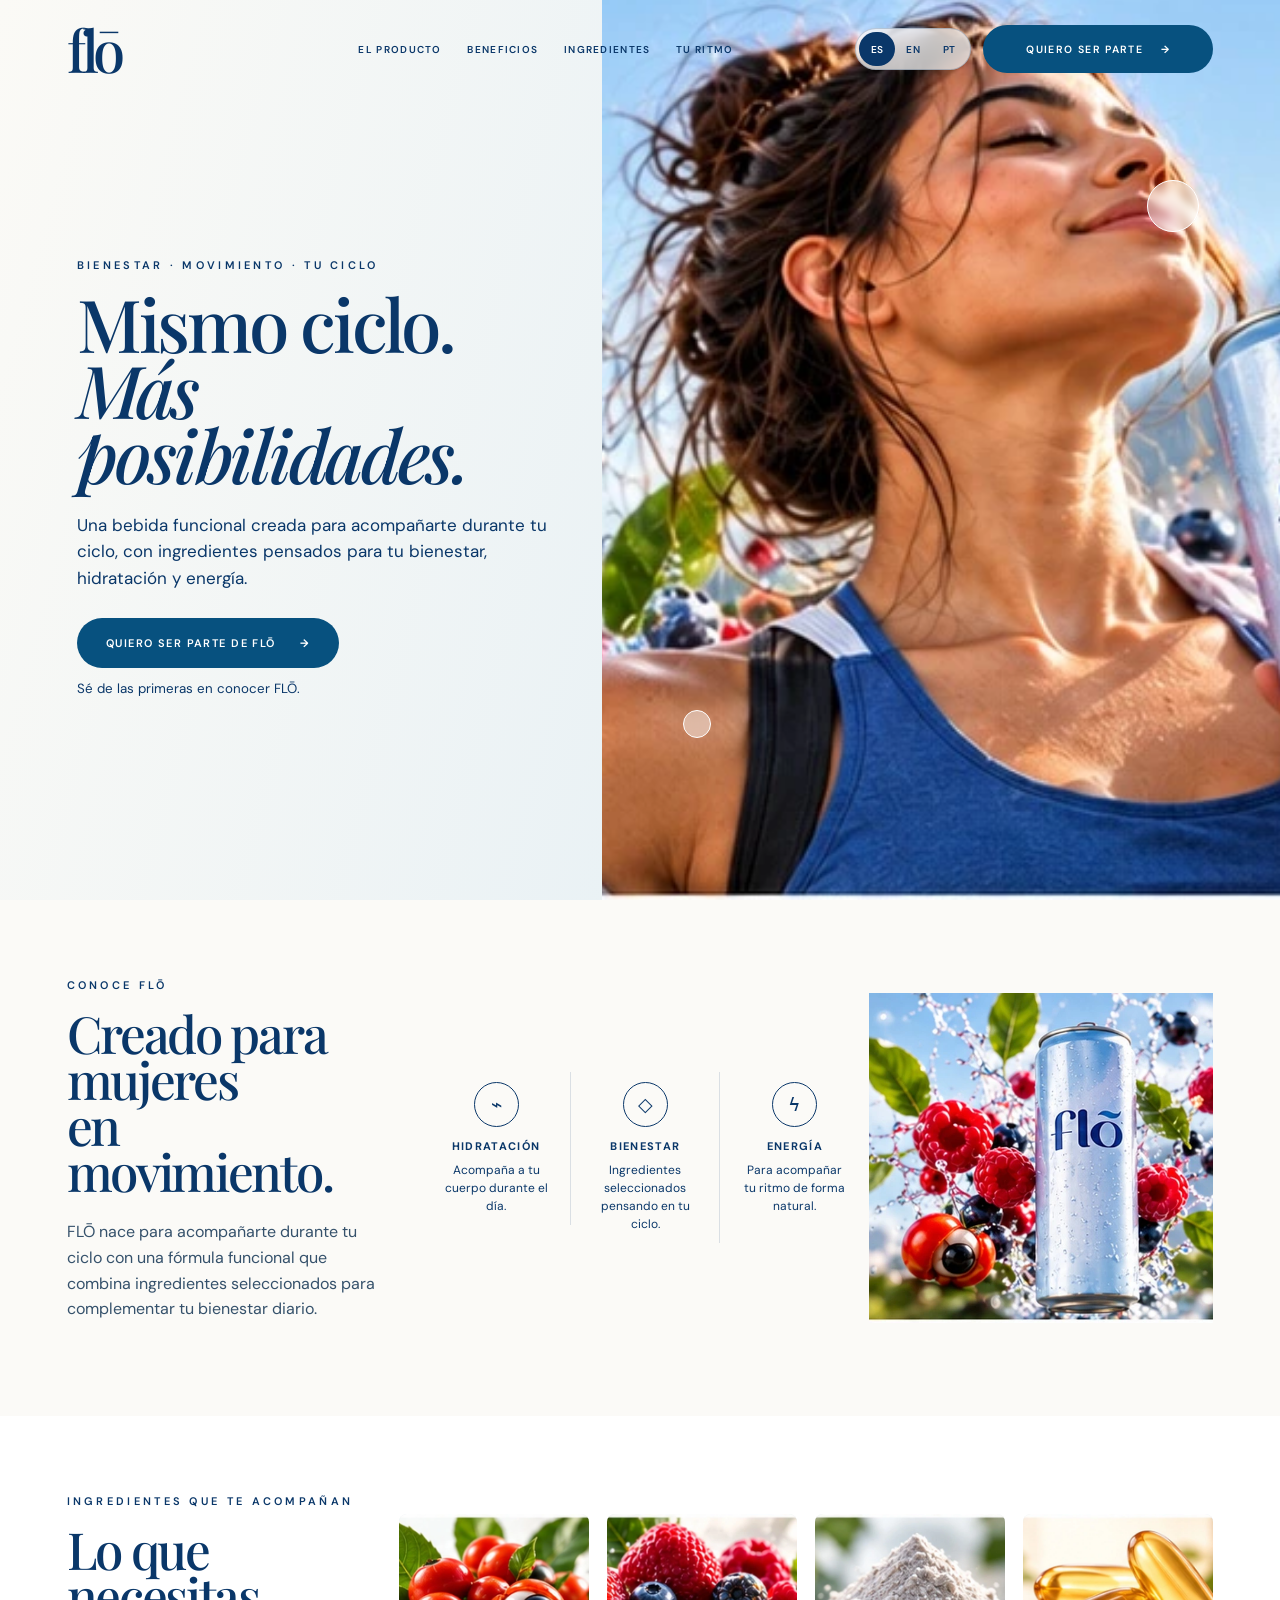
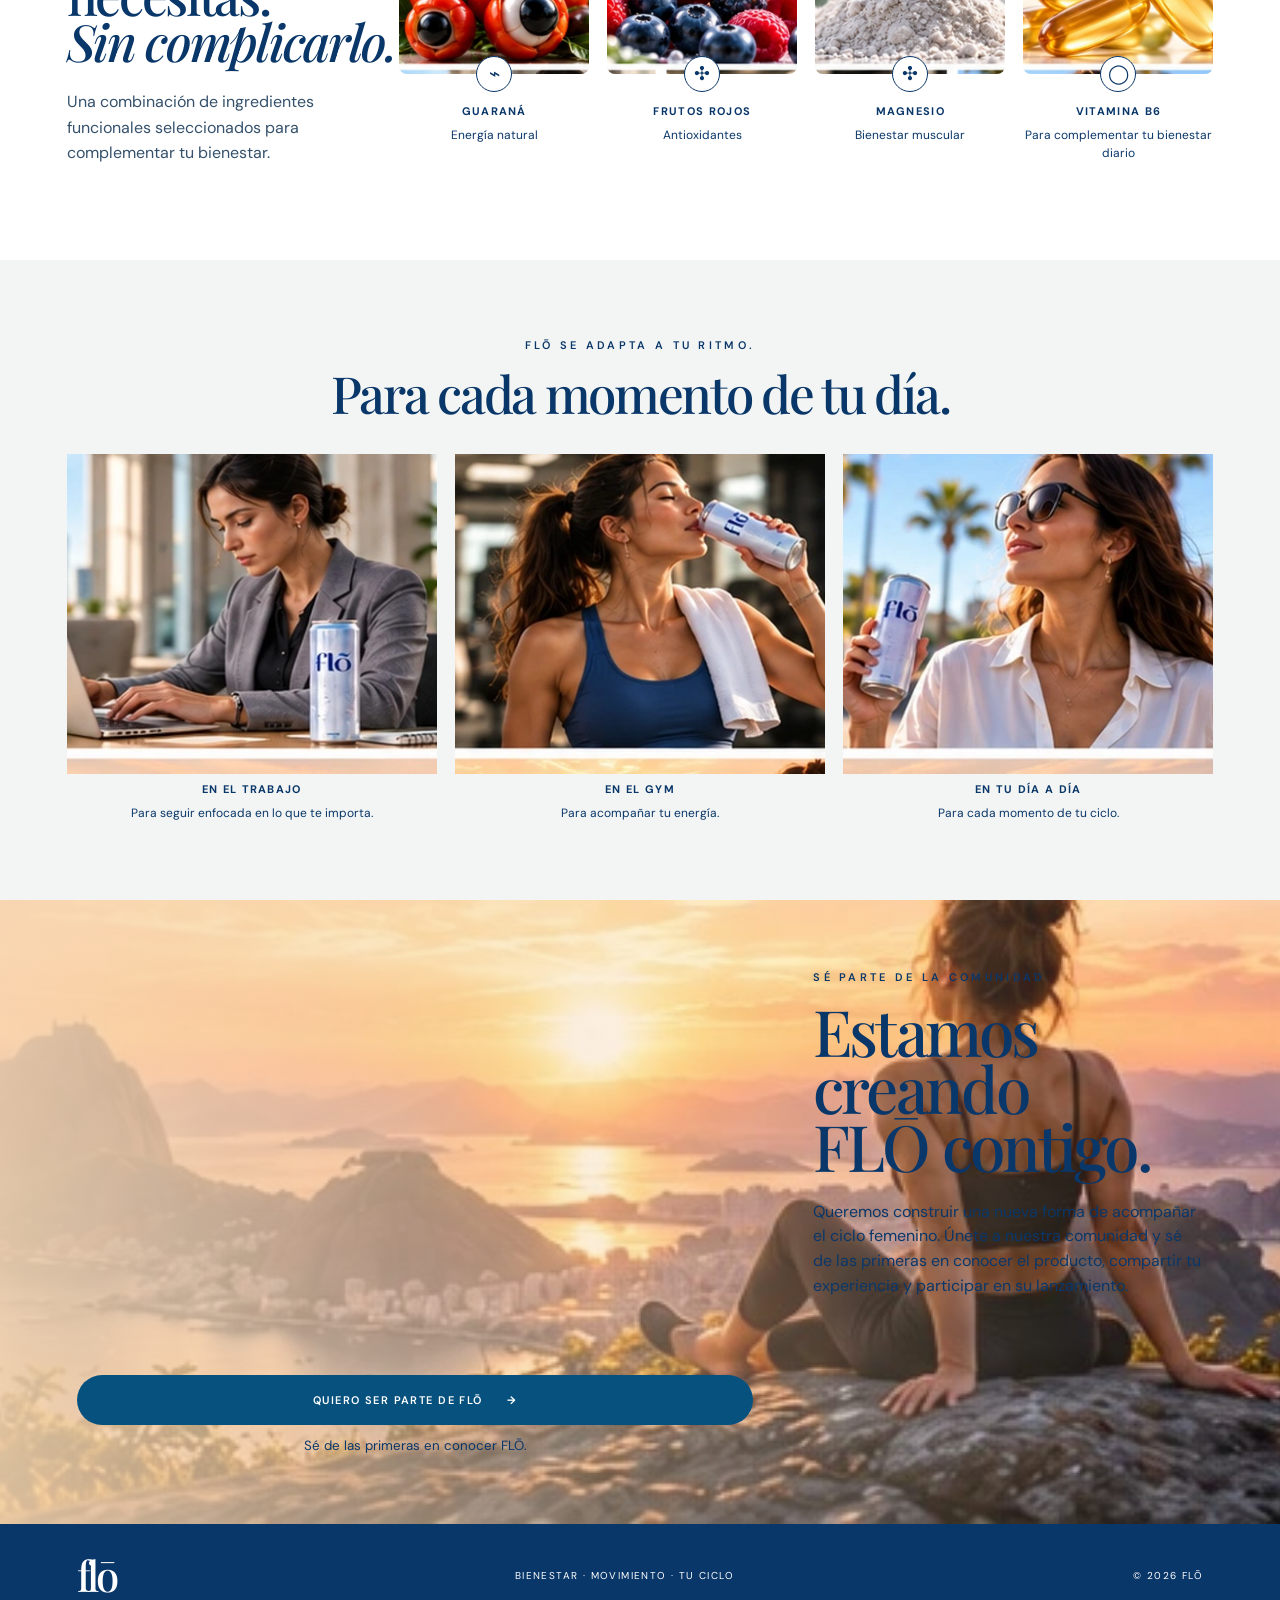
<file: index.html>
<!doctype html>
<html lang="es">
<head>
<meta charset="utf-8"><meta name="viewport" content="width=device-width,initial-scale=1,viewport-fit=cover">
<meta name="description" content="FLŌ — bienestar, hidratación y energía para acompañar tu ritmo.">
<meta name="theme-color" content="#f8f8f5"><title>FLŌ — Mismo ciclo. Más posibilidades.</title>
<link rel="preconnect" href="https://fonts.googleapis.com"><link rel="preconnect" href="https://fonts.gstatic.com" crossorigin>
<link href="https://fonts.googleapis.com/css2?family=DM+Sans:wght@400;500;600&family=Playfair+Display:ital,wght@0,500;1,500&display=swap" rel="stylesheet">
<link rel="stylesheet" href="assets/styles.css">
</head><body>
<header class="nav reveal">
<a class="logo logo-animate" href="#inicio" aria-label="FLŌ">flō</a>
<nav><a href="#producto" data-i18n="nav_product">El producto</a><a href="#beneficios" data-i18n="nav_benefits">Beneficios</a><a href="#ingredientes" data-i18n="nav_ingredients">Ingredientes</a><a href="#ritmo" data-i18n="nav_rhythm">Tu ritmo</a></nav>
<div class="nav-actions">
<div class="language" aria-label="Language"><button type="button" data-lang="es" class="active">ES</button><button type="button" data-lang="en">EN</button><button type="button" data-lang="pt">PT</button></div>
<a class="pill js-waitlist" href="#" target="_blank" rel="noopener"><span data-i18n="cta_short">Quiero ser parte</span> <b>→</b></a>
</div></header>

<main>
<section class="hero" id="inicio">
<div class="hero-copy reveal"><p class="eyebrow" data-i18n="eyebrow">Bienestar · Movimiento · Tu ciclo</p><h1><span data-i18n="hero_1">Mismo ciclo.</span><em data-i18n="hero_2">Más posibilidades.</em></h1><p class="lead" data-i18n="hero_body">Una bebida funcional creada para acompañarte durante tu ciclo, con ingredientes pensados para tu bienestar, hidratación y energía.</p><a class="cta js-waitlist" href="#" target="_blank" rel="noopener"><span data-i18n="cta_full">Quiero ser parte de FLŌ</span> <b>→</b></a><small data-i18n="cta_micro">Sé de las primeras en conocer FLŌ.</small></div>
<div class="hero-media image-intro parallax" data-depth=".018"><picture><source srcset="assets/images/01-hero-main.webp" type="image/webp"><img src="assets/images/01-hero-main.jpg" alt="Mujer activa con FLŌ en un entorno natural." fetchpriority="high"></picture><span class="float-dot d1"></span><span class="float-dot d2"></span></div>
</section>

<section class="product section" id="producto">
<div class="copy reveal"><p class="eyebrow" data-i18n="meet">Conoce FLŌ</p><h2 data-i18n="product_title">Creado para mujeres<br>en movimiento.</h2><p data-i18n="product_body">FLŌ nace para acompañarte durante tu ciclo con una fórmula funcional que combina ingredientes seleccionados para complementar tu bienestar diario.</p></div>
<div class="benefit-grid reveal" id="beneficios">
<article><span class="round-icon">⌁</span><h3 data-i18n="hydration">Hidratación</h3><p data-i18n="hydration_body">Acompaña a tu cuerpo durante el día.</p></article>
<article><span class="round-icon">◇</span><h3 data-i18n="wellbeing">Bienestar</h3><p data-i18n="wellbeing_body">Ingredientes seleccionados pensando en tu ciclo.</p></article>
<article><span class="round-icon">ϟ</span><h3 data-i18n="energy">Energía</h3><p data-i18n="energy_body">Para acompañar tu ritmo de forma natural.</p></article>
</div>
<div class="product-image image-intro"><picture><source srcset="assets/images/02-hero-product.webp" type="image/webp"><img src="assets/images/02-hero-product.jpg" alt="FLŌ rodeado de agua y frutos rojos." loading="lazy"></picture></div>
</section>

<section class="ingredients section" id="ingredientes">
<div class="copy reveal"><p class="eyebrow" data-i18n="ingredients_eyebrow">Ingredientes que te acompañan</p><h2 data-i18n="ingredients_title">Lo que necesitas.<br><em>Sin complicarlo.</em></h2><p data-i18n="ingredients_body">Una combinación de ingredientes funcionales seleccionados para complementar tu bienestar.</p></div>
<div class="ingredient-grid">
<article class="reveal"><div class="ingredient-img"><picture><source srcset="assets/images/03-ingredients-guarana.webp" type="image/webp"><img src="assets/images/03-ingredients-guarana.jpg" alt="Guaraná" loading="lazy"></picture></div><span class="round-icon">⌁</span><h3 data-i18n="guarana">Guaraná</h3><p data-i18n="guarana_body">Energía natural</p></article>
<article class="reveal"><div class="ingredient-img"><picture><source srcset="assets/images/04-ingredients-frutos-rojos.webp" type="image/webp"><img src="assets/images/04-ingredients-frutos-rojos.jpg" alt="Frutos rojos" loading="lazy"></picture></div><span class="round-icon">✣</span><h3 data-i18n="berries">Frutos rojos</h3><p data-i18n="berries_body">Antioxidantes</p></article>
<article class="reveal"><div class="ingredient-img"><picture><source srcset="assets/images/05-ingredients-magnesio.webp" type="image/webp"><img src="assets/images/05-ingredients-magnesio.jpg" alt="Magnesio" loading="lazy"></picture></div><span class="round-icon">✣</span><h3 data-i18n="magnesium">Magnesio</h3><p data-i18n="magnesium_body">Bienestar muscular</p></article>
<article class="reveal"><div class="ingredient-img"><picture><source srcset="assets/images/06-ingredients-vitamina-b6.webp" type="image/webp"><img src="assets/images/06-ingredients-vitamina-b6.jpg" alt="Vitamina B6" loading="lazy"></picture></div><span class="round-icon">◯</span><h3 data-i18n="b6">Vitamina B6</h3><p data-i18n="b6_body">Para complementar tu bienestar diario</p></article>
</div></section>

<section class="rhythm section" id="ritmo"><div class="center reveal"><p class="eyebrow" data-i18n="rhythm_eyebrow">FLŌ se adapta a tu ritmo.</p><h2 data-i18n="rhythm_title">Para cada momento de tu día.</h2></div>
<div class="lifestyle-grid">
<article class="reveal"><div class="usage-img"><picture><source srcset="assets/images/07-usage-work.webp" type="image/webp"><img src="assets/images/07-usage-work.jpg" alt="Mujer trabajando" loading="lazy"></picture></div><h3 data-i18n="work">En el trabajo</h3><p data-i18n="work_body">Para seguir enfocada en lo que te importa.</p></article>
<article class="reveal"><div class="usage-img"><picture><source srcset="assets/images/08-usage-gym.webp" type="image/webp"><img src="assets/images/08-usage-gym.jpg" alt="Mujer durante su entrenamiento" loading="lazy"></picture></div><h3 data-i18n="gym">En el gym</h3><p data-i18n="gym_body">Para acompañar tu energía.</p></article>
<article class="reveal"><div class="usage-img"><picture><source srcset="assets/images/09-usage-day.webp" type="image/webp"><img src="assets/images/09-usage-day.jpg" alt="Mujer disfrutando de su día" loading="lazy"></picture></div><h3 data-i18n="daily">En tu día a día</h3><p data-i18n="daily_body">Para cada momento de tu ciclo.</p></article>
</div></section>

<section class="community">
<picture><source srcset="assets/images/10-community-sunset.webp" type="image/webp"><img class="community-bg" src="assets/images/10-community-sunset.jpg" alt="Paisaje al atardecer" loading="lazy"></picture>
<div class="community-copy reveal"><p class="eyebrow" data-i18n="community_eyebrow">Sé parte de la comunidad</p><h2 data-i18n="community_title">Estamos creando<br>FLŌ contigo.</h2><p data-i18n="community_body">Queremos construir una nueva forma de acompañar el ciclo femenino. Únete a nuestra comunidad y sé de las primeras en conocer el producto, compartir tu experiencia y participar en su lanzamiento.</p></div>
<div class="community-action reveal"><a class="cta js-waitlist" href="#" target="_blank" rel="noopener"><span data-i18n="cta_full">Quiero ser parte de FLŌ</span> <b>→</b></a><small data-i18n="cta_micro">Sé de las primeras en conocer FLŌ.</small></div>
</section></main>
<footer><a class="logo" href="#inicio">flō</a><p data-i18n="eyebrow">Bienestar · Movimiento · Tu ciclo</p><p>© 2026 FLŌ</p></footer>
<script src="assets/main.js"></script></body></html>
</file>
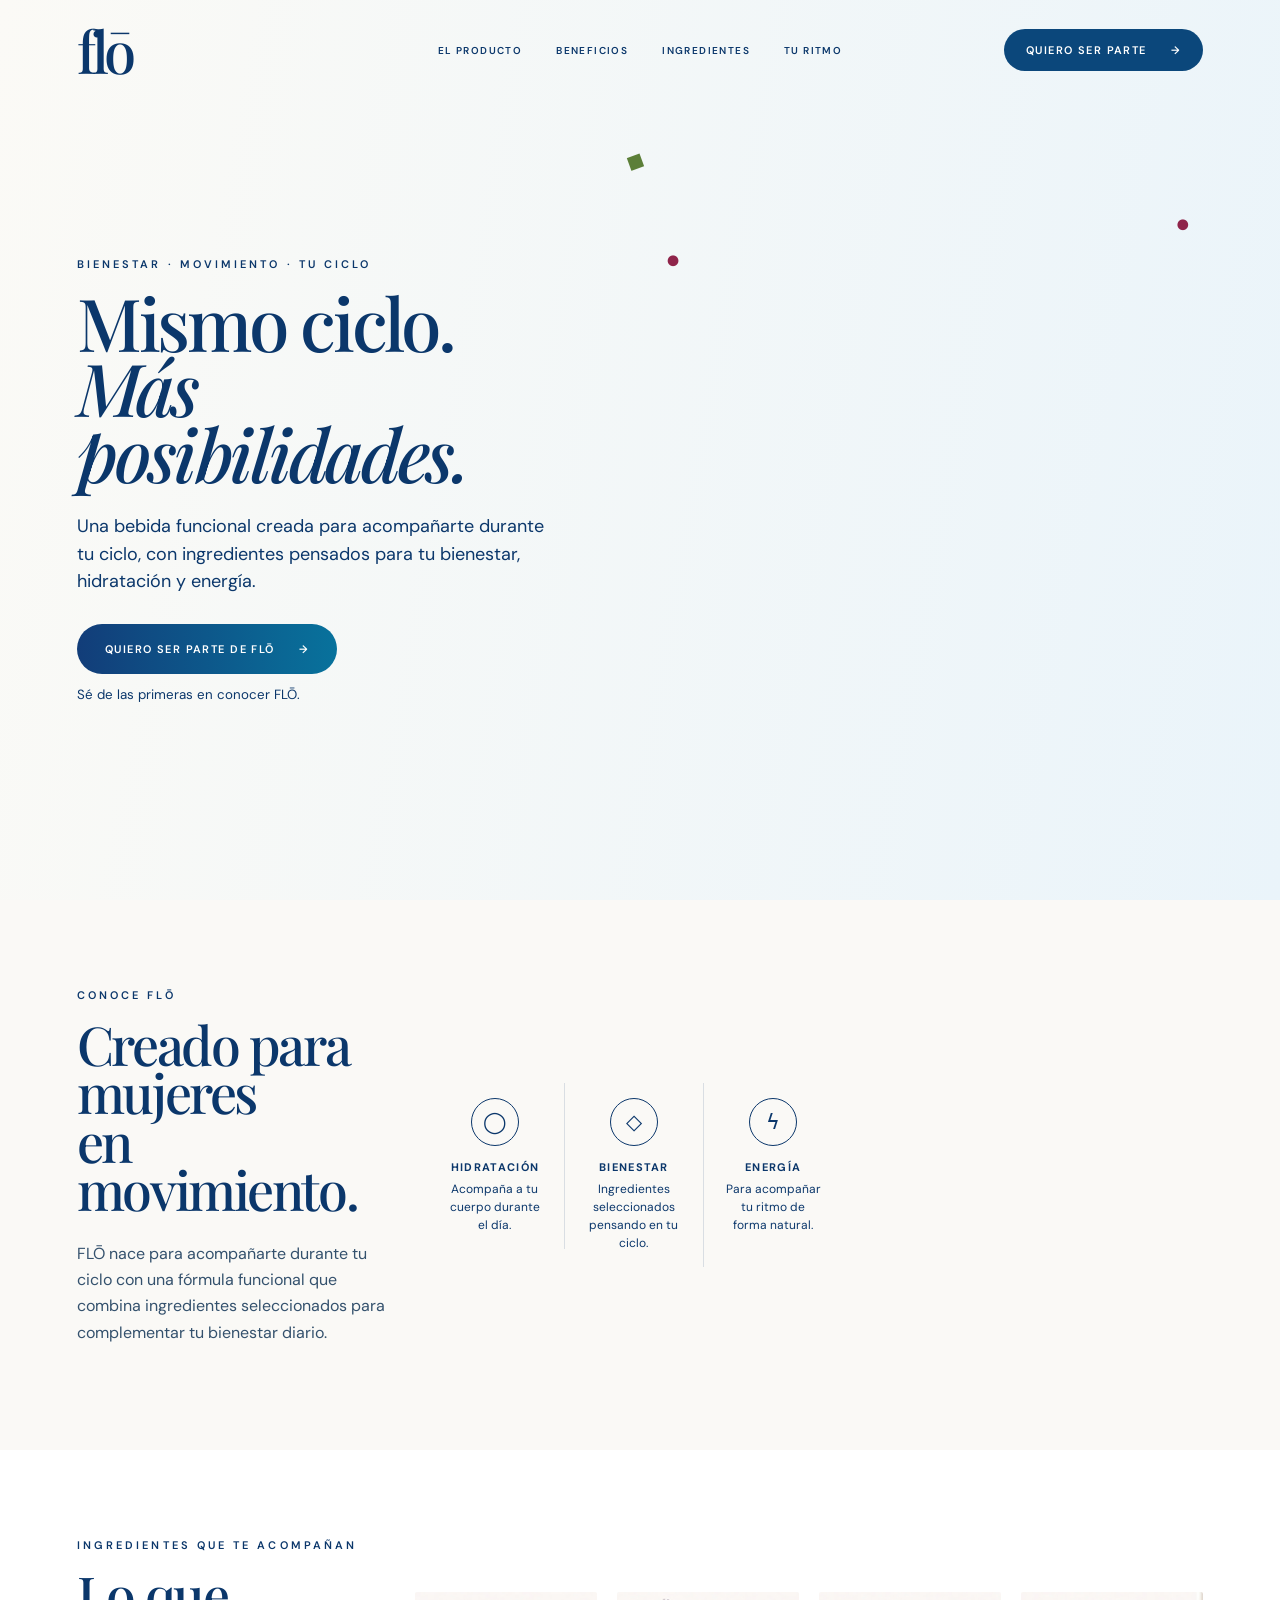
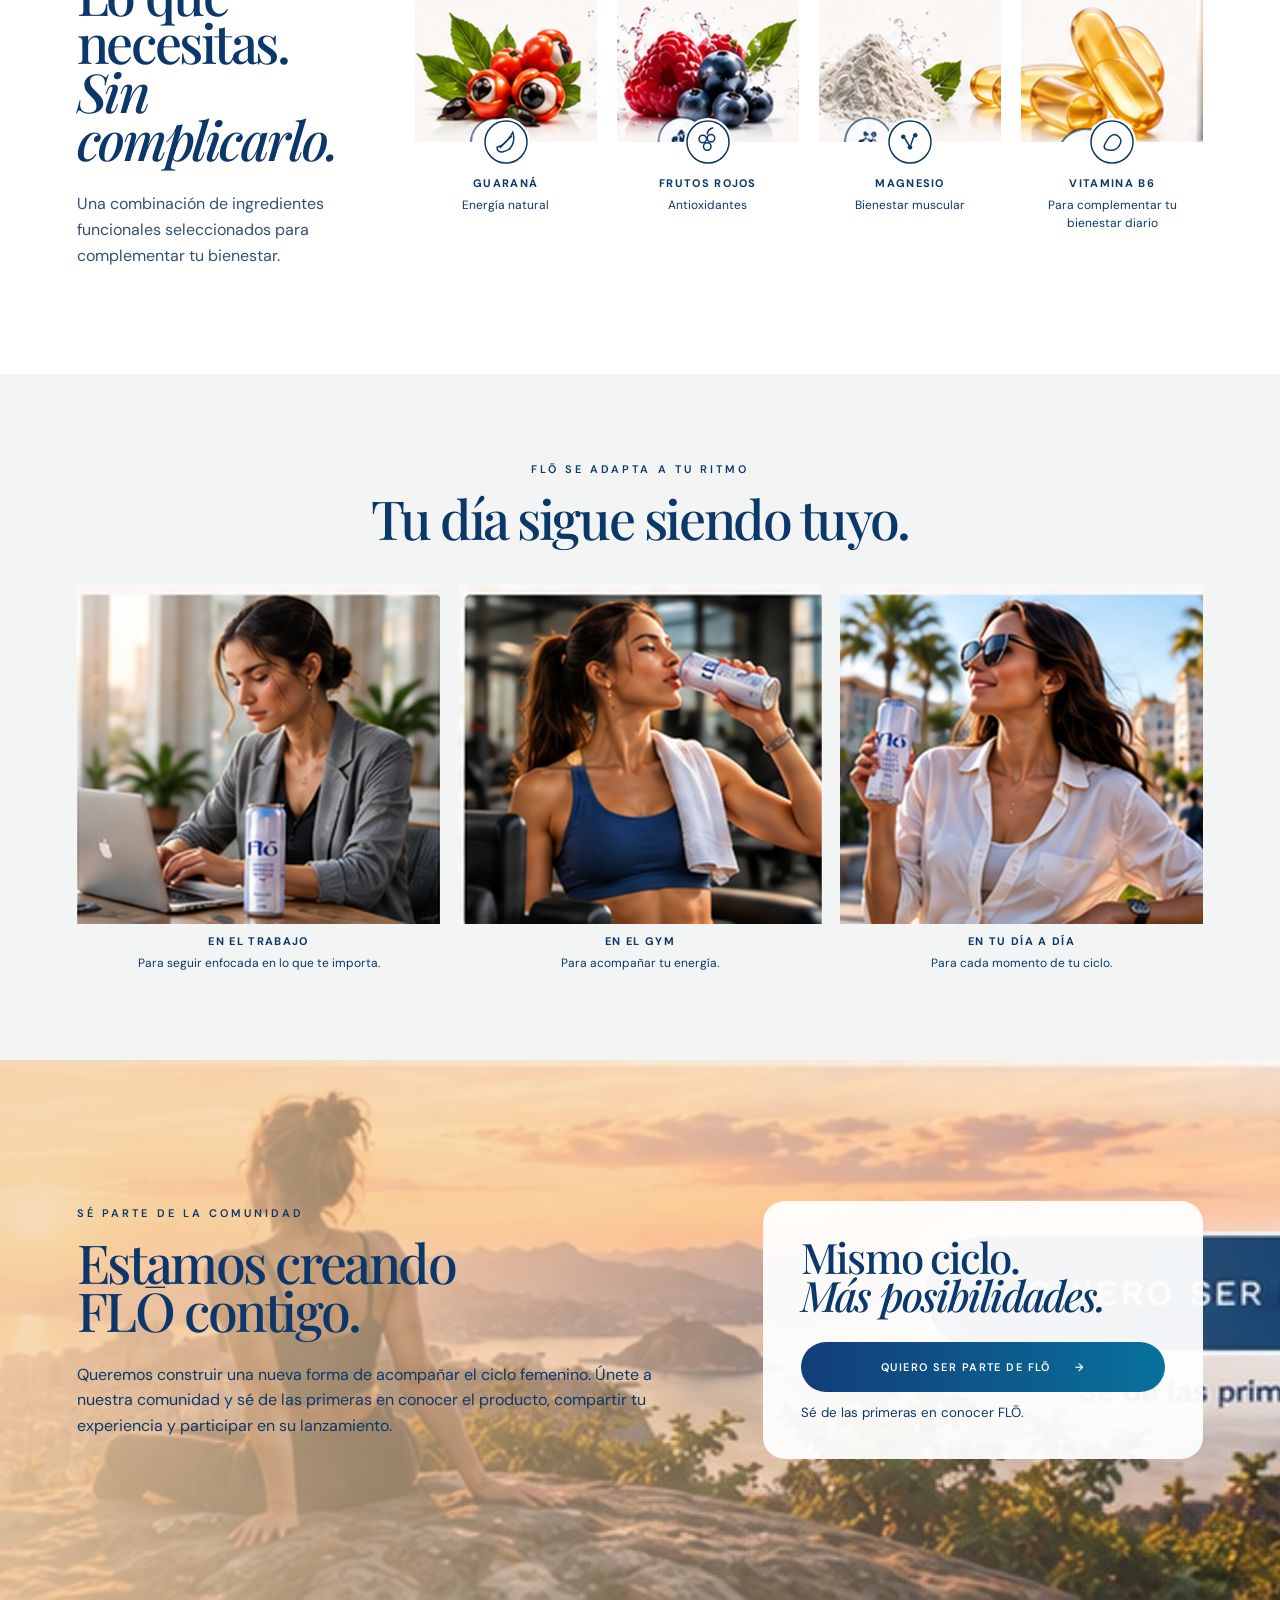
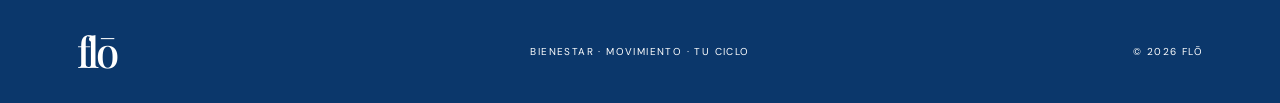
<file: flo-landing-v4-final-github/index.html>
<!doctype html>
<html lang="es">
<head>
<meta charset="utf-8"><meta name="viewport" content="width=device-width,initial-scale=1">
<meta name="description" content="FLŌ — una bebida funcional creada para acompañarte durante tu ciclo.">
<meta name="theme-color" content="#f8f7f3"><title>FLŌ — Mismo ciclo. Más posibilidades.</title>
<link rel="preconnect" href="https://fonts.googleapis.com"><link rel="preconnect" href="https://fonts.gstatic.com" crossorigin>
<link href="https://fonts.googleapis.com/css2?family=DM+Sans:wght@400;500;600&family=Playfair+Display:ital,wght@0,500;1,500&display=swap" rel="stylesheet">
<link rel="stylesheet" href="assets/styles.css">
</head>
<body>
<header class="nav">
<a class="logo reveal-logo" href="#inicio" aria-label="FLŌ inicio">flō</a>
<nav><a href="#producto">El producto</a><a href="#beneficios">Beneficios</a><a href="#ingredientes">Ingredientes</a><a href="#ritmo">Tu ritmo</a></nav>
<a class="pill js-waitlist" href="#" target="_blank" rel="noopener">Quiero ser parte <span>→</span></a>
</header>
<main>
<section class="hero" id="inicio">
<div class="hero-copy reveal">
<p class="eyebrow">Bienestar · Movimiento · Tu ciclo</p>
<h1>Mismo ciclo.<em>Más posibilidades.</em></h1>
<p class="lead">Una bebida funcional creada para acompañarte durante tu ciclo, con ingredientes pensados para tu bienestar, hidratación y energía.</p>
<a class="cta js-waitlist" href="#" target="_blank" rel="noopener">Quiero ser parte de FLŌ <span>→</span></a>
<small>Sé de las primeras en conocer FLŌ.</small>
</div>
<div class="hero-media image-reveal parallax" data-depth=".014"><img src="assets/images/hero-lifestyle-hd.jpg" alt="Mujer activa sosteniendo una lata FLŌ." fetchpriority="high"></div>
<div class="float f1">●</div><div class="float f2">●</div><div class="float leaf">◆</div>
</section>

<section class="product section" id="producto">
<div class="copy reveal"><p class="eyebrow">Conoce FLŌ</p><h2>Creado para mujeres<br>en movimiento.</h2><p>FLŌ nace para acompañarte durante tu ciclo con una fórmula funcional que combina ingredientes seleccionados para complementar tu bienestar diario.</p></div>
<div class="benefit-grid" id="beneficios">
<article class="reveal"><span>◯</span><h3>Hidratación</h3><p>Acompaña a tu cuerpo durante el día.</p></article>
<article class="reveal"><span>◇</span><h3>Bienestar</h3><p>Ingredientes seleccionados pensando en tu ciclo.</p></article>
<article class="reveal"><span>ϟ</span><h3>Energía</h3><p>Para acompañar tu ritmo de forma natural.</p></article>
</div>
<div class="product-photo image-reveal"><img src="assets/images/product-detail-hd.jpg" alt="Detalle de la lata FLŌ con frutos rojos."></div>
</section>

<section class="ingredients section" id="ingredientes">
<div class="copy reveal"><p class="eyebrow">Ingredientes que te acompañan</p><h2>Lo que necesitas.<br><em>Sin complicarlo.</em></h2><p>Una combinación de ingredientes funcionales seleccionados para complementar tu bienestar.</p></div>
<div class="ingredient-grid">
<article class="reveal"><div class="ingredient-img"><img src="assets/images/ingredient-guarana.jpg" alt="Guaraná"></div><img class="ingredient-icon" src="assets/images/icon-guarana.svg" alt=""><h3>Guaraná</h3><p>Energía natural</p></article>
<article class="reveal"><div class="ingredient-img"><img src="assets/images/ingredient-berries.jpg" alt="Frutos rojos"></div><img class="ingredient-icon" src="assets/images/icon-berries.svg" alt=""><h3>Frutos rojos</h3><p>Antioxidantes</p></article>
<article class="reveal"><div class="ingredient-img"><img src="assets/images/ingredient-magnesium.jpg" alt="Magnesio"></div><img class="ingredient-icon" src="assets/images/icon-magnesium.svg" alt=""><h3>Magnesio</h3><p>Bienestar muscular</p></article>
<article class="reveal"><div class="ingredient-img"><img src="assets/images/ingredient-b6.jpg" alt="Vitamina B6"></div><img class="ingredient-icon" src="assets/images/icon-b6.svg" alt=""><h3>Vitamina B6</h3><p>Para complementar tu bienestar diario</p></article>
</div>
</section>

<section class="rhythm section" id="ritmo">
<div class="section-heading reveal"><p class="eyebrow">FLŌ se adapta a tu ritmo</p><h2>Tu día sigue siendo tuyo.</h2></div>
<div class="lifestyle-grid">
<article class="reveal"><div class="image-reveal"><img src="assets/images/lifestyle-work-hd.jpg" alt="Mujer durante su jornada de trabajo."></div><h3>En el trabajo</h3><p>Para seguir enfocada en lo que te importa.</p></article>
<article class="reveal"><div class="image-reveal"><img src="assets/images/lifestyle-gym-hd.jpg" alt="Mujer activa durante su entrenamiento."></div><h3>En el gym</h3><p>Para acompañar tu energía.</p></article>
<article class="reveal"><div class="image-reveal"><img src="assets/images/lifestyle-day-hd.jpg" alt="Mujer disfrutando de su día."></div><h3>En tu día a día</h3><p>Para cada momento de tu ciclo.</p></article>
</div>
</section>

<section class="community">
<img class="community-bg" src="assets/images/community-sunset-hd.jpg" alt="Vista cálida al atardecer.">
<div class="community-copy reveal"><p class="eyebrow">Sé parte de la comunidad</p><h2>Estamos creando<br>FLŌ contigo.</h2><p>Queremos construir una nueva forma de acompañar el ciclo femenino. Únete a nuestra comunidad y sé de las primeras en conocer el producto, compartir tu experiencia y participar en su lanzamiento.</p></div>
<div class="join-card reveal"><h2>Mismo ciclo.<em>Más posibilidades.</em></h2><a class="cta js-waitlist" href="#" target="_blank" rel="noopener">Quiero ser parte de FLŌ <span>→</span></a><small>Sé de las primeras en conocer FLŌ.</small></div>
</section>
</main>
<footer><a class="logo" href="#inicio">flō</a><p>Bienestar · Movimiento · Tu ciclo</p><p>© 2026 FLŌ</p></footer>
<script src="assets/main.js"></script>
</body></html>
</file>
<file: assets/styles.css>
*{box-sizing:border-box}html{scroll-behavior:smooth}body{margin:0;background:#f8f8f5;color:#0a3769;font-family:"DM Sans",sans-serif}a{text-decoration:none;color:inherit}img{display:block;width:100%;height:100%;object-fit:cover}.nav{position:absolute;z-index:20;inset:0 0 auto;display:grid;grid-template-columns:180px 1fr 220px;align-items:center;padding:25px 5.2vw}.logo{font:500 58px/.7 "Playfair Display",serif;letter-spacing:-.08em}.nav nav{display:flex;justify-content:center;gap:34px;text-transform:uppercase;letter-spacing:.13em;font-size:10px;font-weight:600}.pill,.cta{display:inline-flex;align-items:center;justify-content:center;gap:24px;border-radius:999px;text-transform:uppercase;letter-spacing:.13em;font-size:11px;font-weight:600;background:#07517f;color:#fff;transition:.25s}.pill{padding:14px 21px}.cta{padding:18px 29px}.pill:hover,.cta:hover{transform:translateY(-3px);box-shadow:0 14px 30px #123d7925}.hero{min-height:720px;height:100svh;display:grid;grid-template-columns:47% 53%;overflow:hidden;background:linear-gradient(105deg,#fbfaf6,#dcebf4)}.hero-copy{z-index:3;align-self:center;padding:115px 4vw 60px 6vw}.eyebrow{text-transform:uppercase;letter-spacing:.3em;font-size:11px;font-weight:600;margin:0 0 18px}.hero h1,.section h2,.community h2{font:500 clamp(54px,5.7vw,94px)/.9 "Playfair Display",serif;letter-spacing:-.045em;margin:0 0 25px}.hero h1 em{display:block}.lead{max-width:540px;font-size:17px;line-height:1.55;margin:0 0 27px}.hero small,.community-action small{display:block;margin-top:12px}.hero-media{position:relative;height:100%;overflow:hidden}.hero-media img{object-position:center}.float-dot{position:absolute;border-radius:50%;background:#ffffff70;border:1px solid #fff;backdrop-filter:blur(5px);animation:float 4s ease-in-out infinite}.d1{width:52px;height:52px;right:12%;top:20%}.d2{width:28px;height:28px;left:12%;bottom:18%;animation-delay:1s}.section{padding:78px 5.2vw}.product{display:grid;grid-template-columns:31% 39% 30%;align-items:center;background:#fbfaf7}.product .copy{padding-right:35px}.product h2,.ingredients h2,.rhythm h2{font-size:clamp(40px,4vw,65px)}.copy>p:last-child{line-height:1.6;color:#35516b}.benefit-grid{display:grid;grid-template-columns:repeat(3,1fr);align-items:start}.benefit-grid article{text-align:center;padding:10px 20px;border-right:1px solid #0b376b22}.benefit-grid article:last-child{border:0}.round-icon{display:grid;place-items:center;margin:0 auto 12px;width:45px;height:45px;border:1px solid;border-radius:50%;font-size:19px}.benefit-grid h3,.ingredient-grid h3,.lifestyle-grid h3{text-transform:uppercase;letter-spacing:.12em;font-size:11px;margin:8px 0}.benefit-grid p,.ingredient-grid p,.lifestyle-grid p{font-size:12px;line-height:1.5;margin:0}.product-image{height:315px;overflow:hidden}.ingredients{display:grid;grid-template-columns:29% 71%;align-items:center;background:#fff}.ingredient-grid{display:grid;grid-template-columns:repeat(4,1fr);gap:18px;text-align:center}.ingredient-img{height:145px;overflow:hidden;border-radius:8px;background:#faf9f6}.ingredient-img img{transition:transform .7s}.ingredient-grid article:hover img{transform:scale(1.06)}.ingredient-grid .round-icon{width:36px;height:36px;margin-top:-18px;position:relative;background:white}.rhythm{background:#f3f5f4}.center{text-align:center;max-width:760px;margin:0 auto 38px}.lifestyle-grid{display:grid;grid-template-columns:repeat(3,1fr);gap:18px;text-align:center}.usage-img{height:300px;overflow:hidden}.usage-img img{transition:transform .8s}.lifestyle-grid article:hover img{transform:scale(1.035)}.community{min-height:510px;position:relative;overflow:hidden;display:grid;grid-template-columns:1fr 390px;align-items:center;gap:60px;padding:70px 6vw}.community-bg{position:absolute;inset:0;z-index:0}.community:after{content:"";position:absolute;inset:0;background:linear-gradient(90deg,#f8d9b5db,#f8d9b555 55%,transparent)}.community-copy,.community-action{position:relative;z-index:2}.community-copy{max-width:650px}.community-copy h2{font-size:clamp(48px,5vw,72px)}.community-copy>p:last-child{max-width:620px;line-height:1.55}.community-action{text-align:center}.community-action .cta{width:100%}footer{display:flex;align-items:center;justify-content:space-between;padding:35px 6vw;background:#0a3769;color:white}footer .logo{font-size:42px}footer p{font-size:10px;text-transform:uppercase;letter-spacing:.14em}.reveal{opacity:0;transform:translateY(24px);transition:opacity .85s cubic-bezier(.2,.7,.2,1),transform .85s cubic-bezier(.2,.7,.2,1)}.reveal.visible{opacity:1;transform:none}.image-intro{opacity:0;transform:scale(1.035);transition:opacity 1.1s ease,transform 1.2s ease}.image-intro.visible{opacity:1;transform:scale(1)}.logo-animate{animation:logoIn .9s cubic-bezier(.2,.7,.2,1) both}@keyframes logoIn{from{opacity:0;transform:translateY(-14px)}to{opacity:1;transform:none}}@keyframes float{50%{transform:translateY(10px)}}@media(max-width:950px){.nav{grid-template-columns:1fr auto}.nav nav{display:none}.hero{grid-template-columns:1fr}.hero-media{position:absolute;inset:0;opacity:.34}.hero-copy{padding:125px 7vw 60px}.product,.ingredients{grid-template-columns:1fr}.product-image{margin-top:35px}.benefit-grid{margin-top:35px}.ingredient-grid{margin-top:45px}.community{grid-template-columns:1fr}.community-action{max-width:480px}.usage-img{height:230px}}@media(max-width:600px){.nav{padding:20px}.logo{font-size:47px}.pill{font-size:9px;padding:12px 14px}.hero{min-height:790px}.hero h1{font-size:15vw}.lead{font-size:15px}.cta{width:100%;padding:17px}.section{padding:65px 22px}.benefit-grid{grid-template-columns:1fr;gap:24px}.benefit-grid article{border:0}.ingredient-grid{grid-template-columns:repeat(2,1fr)}.ingredient-img{height:130px}.lifestyle-grid{grid-template-columns:1fr}.usage-img{height:360px}.community{padding:65px 22px}.community-action{width:100%}footer{flex-direction:column;gap:12px;text-align:center}}@media(prefers-reduced-motion:reduce){html{scroll-behavior:auto}.reveal,.image-intro{opacity:1;transform:none;transition:none}.logo-animate,.float-dot{animation:none}.parallax{transform:none!important}}
/* V6 — mobile + multilingual */
.nav-actions{display:flex;align-items:center;justify-content:flex-end;gap:12px}.language{display:flex;align-items:center;border:1px solid rgba(10,55,105,.22);border-radius:999px;padding:3px;background:rgba(255,255,255,.72);backdrop-filter:blur(10px)}.language button{min-width:36px;height:34px;border:0;border-radius:999px;background:transparent;color:#0a3769;font:600 10px "DM Sans",sans-serif;letter-spacing:.08em;cursor:pointer}.language button.active{background:#0a3769;color:#fff}.hero-media img,.product-image img,.ingredient-img img,.usage-img img,.community-bg{object-fit:cover}.hero-media img{object-position:50% 50%}.product-image img{object-position:50% 50%}.ingredient-img img{object-position:center}.usage-img img{object-position:center 35%}.community-bg{object-position:center 58%}
@media(max-width:950px){.nav{grid-template-columns:auto 1fr;padding:20px 22px}.nav-actions{gap:8px}.nav .pill{display:none}.language button{min-width:34px;height:34px}.hero{display:flex;flex-direction:column;min-height:0;height:auto;padding-top:86px}.hero-copy{order:2;padding:34px 22px 54px}.hero-media{order:1;position:relative;inset:auto;width:100%;height:auto;aspect-ratio:4/3;opacity:1}.hero-media img{object-position:53% 45%}.hero h1{font-size:clamp(52px,13vw,78px)}.lead{max-width:600px}.product{display:flex;flex-direction:column;padding:62px 22px}.product .copy{padding:0;width:100%}.benefit-grid{width:100%;order:3}.product-image{order:2;width:100%;height:auto;aspect-ratio:16/10;margin:28px 0}.ingredients{display:block;padding:62px 22px}.ingredient-grid{grid-template-columns:repeat(2,minmax(0,1fr));gap:28px 14px}.ingredient-img{height:auto;aspect-ratio:1/1}.rhythm{padding:62px 22px}.lifestyle-grid{grid-template-columns:1fr;gap:38px}.usage-img{height:auto;aspect-ratio:4/3}.community{display:flex;flex-direction:column;justify-content:flex-end;min-height:680px;padding:260px 22px 55px;color:#082f5c}.community-bg{object-position:58% center}.community:after{background:linear-gradient(0deg,#f8d9b5f5 0%,#f8d9b5c7 38%,transparent 75%)}.community-copy,.community-action{width:100%;max-width:620px}.community-action{align-self:flex-start}.community-action .cta{max-width:420px}footer{padding:30px 22px}}
@media(max-width:520px){body{overflow-x:hidden}.nav{padding:17px 18px}.logo{font-size:43px}.language{padding:2px}.language button{min-width:32px;height:32px;font-size:9px}.hero{padding-top:70px}.hero-media{aspect-ratio:1/1.04}.hero-media img{object-position:55% center}.hero-copy{padding:30px 20px 50px}.eyebrow{font-size:9px;letter-spacing:.19em;line-height:1.5}.hero h1{font-size:14vw;line-height:.93;margin-bottom:20px}.lead{font-size:15px;line-height:1.55}.cta{min-height:52px;font-size:10px;padding:15px 18px}.product,.ingredients,.rhythm{padding:56px 20px}.product h2,.ingredients h2,.rhythm h2{font-size:42px;line-height:.98}.benefit-grid{grid-template-columns:repeat(3,minmax(0,1fr));gap:6px;margin-top:28px}.benefit-grid article{padding:8px 4px}.benefit-grid p{font-size:10px}.benefit-grid h3{font-size:9px}.round-icon{width:38px;height:38px}.product-image{aspect-ratio:4/3}.ingredient-grid{grid-template-columns:repeat(2,minmax(0,1fr));gap:26px 12px}.ingredient-grid h3{font-size:10px}.ingredient-grid p{font-size:10px}.usage-img{aspect-ratio:4/3}.lifestyle-grid h3{font-size:11px;margin-top:13px}.community{min-height:640px;padding:250px 20px 48px}.community-copy h2{font-size:44px;line-height:.95}.community-copy>p:last-child{font-size:14px}.community-action .cta{width:100%}footer{padding:28px 20px}}

/* V7 — crop, hierarchy and CTA refinements */
:root{--flo-blue:#0a3769;--flo-blue-2:#07517f;--flo-cream:#fbfaf7;--flo-soft:#f3f5f4}
.nav{grid-template-columns:170px minmax(0,1fr) auto;column-gap:24px}
.nav-actions{min-width:max-content}.nav .pill{min-width:230px;min-height:48px;padding:14px 25px;font-size:10.5px;gap:18px;white-space:nowrap}
.hero-copy,.product .copy,.ingredients .copy,.community-copy{min-width:0}
.hero-media,.product-image,.ingredient-img,.usage-img{background:#eaf1f4}
.hero-media img{object-position:52% 44%}
.product-image img{object-position:50% 48%}
.ingredient-grid article:nth-child(1) img{object-position:50% 52%}
.ingredient-grid article:nth-child(2) img{object-position:50% 48%}
.ingredient-grid article:nth-child(3) img{object-position:50% 50%}
.ingredient-grid article:nth-child(4) img{object-position:50% 50%}
.lifestyle-grid article:nth-child(1) img{object-position:50% 34%}
.lifestyle-grid article:nth-child(2) img{object-position:50% 30%}
.lifestyle-grid article:nth-child(3) img{object-position:50% 32%}
.community-bg{object-position:center 56%}
.hero-media img,.product-image img,.ingredient-img img,.usage-img img,.community-bg{image-rendering:auto}
@media(min-width:951px){
 .hero-media{min-width:0}.hero-media img{transform:scale(1.01)}
 .product-image{height:330px}
 .ingredient-img{height:160px}
 .usage-img{height:320px}
 .nav nav{gap:clamp(18px,2vw,34px)}
}
@media(max-width:1100px) and (min-width:951px){
 .nav{grid-template-columns:130px minmax(0,1fr) auto;padding-left:3vw;padding-right:3vw}
 .nav .logo{font-size:50px}.nav nav{gap:17px}.nav nav a{font-size:9px}
 .nav .pill{min-width:205px;padding-inline:18px}
}
@media(max-width:950px){
 .nav{grid-template-columns:auto 1fr;gap:12px}
 .nav-actions{justify-self:end}
 .hero-media{aspect-ratio:16/11}
 .hero-media img{object-position:53% 42%}
 .product-image{aspect-ratio:16/10}
 .product-image img{object-position:50% 48%}
 .ingredient-img{aspect-ratio:4/3}
 .lifestyle-grid{max-width:720px;margin-inline:auto}
 .usage-img{aspect-ratio:16/11}
 .community-bg{object-position:58% 54%}
}
@media(max-width:600px){
 .nav-actions{gap:5px}.language button{min-width:31px}
 .hero-media{aspect-ratio:5/4}.hero-media img{object-position:54% 43%}
 .hero-copy{padding-inline:20px}
 .hero-copy .cta{max-width:390px}
 .product-image{aspect-ratio:4/3}.product-image img{object-position:50% 48%}
 .ingredient-img{aspect-ratio:1/1}
 .ingredient-grid article:nth-child(1) img{object-position:50% 50%}
 .ingredient-grid article:nth-child(2) img{object-position:50% 50%}
 .ingredient-grid article:nth-child(3) img{object-position:50% 50%}
 .ingredient-grid article:nth-child(4) img{object-position:50% 50%}
 .usage-img{aspect-ratio:4/3}
 .lifestyle-grid article:nth-child(1) img{object-position:50% 30%}
 .lifestyle-grid article:nth-child(2) img{object-position:50% 27%}
 .lifestyle-grid article:nth-child(3) img{object-position:50% 30%}
 .community{min-height:670px;padding-top:280px}.community-bg{object-position:62% 50%}
}
@media(max-width:380px){
 .nav{padding-inline:14px}.nav .logo{font-size:40px}.language button{min-width:29px;height:31px}
 .hero-copy,.product,.ingredients,.rhythm{padding-left:17px;padding-right:17px}
 .hero h1{font-size:13.6vw}
 .benefit-grid{grid-template-columns:1fr;gap:18px}.benefit-grid p{font-size:11px}
 .ingredient-grid{gap:22px 9px}
 .community{padding-left:17px;padding-right:17px}
}
</file>
<file: flo-landing-v4-final-github/assets/styles.css>
*{box-sizing:border-box}html{scroll-behavior:smooth}body{margin:0;background:#faf9f6;color:#0b376b;font-family:"DM Sans",sans-serif}a{text-decoration:none;color:inherit}img{display:block;max-width:100%}.nav{position:absolute;z-index:30;width:100%;height:100px;display:grid;grid-template-columns:1fr auto 1fr;align-items:center;padding:0 6vw}.logo{font:500 58px/.7 "Playfair Display",serif;letter-spacing:-.08em}.nav nav{display:flex;gap:34px;align-items:center;text-transform:uppercase;letter-spacing:.14em;font-size:10px;font-weight:600}.nav .pill{justify-self:end}.pill,.cta{display:inline-flex;align-items:center;justify-content:center;gap:24px;border-radius:999px;text-transform:uppercase;letter-spacing:.13em;font-size:11px;font-weight:600;background:#0b477b;color:#fff;transition:transform .25s,box-shadow .25s}.pill{padding:14px 22px}.cta{padding:18px 28px;background:linear-gradient(90deg,#123d79,#08729c)}.pill:hover,.cta:hover{transform:translateY(-3px);box-shadow:0 14px 30px #123d7925}.hero{height:100svh;min-height:720px;position:relative;display:grid;grid-template-columns:46% 54%;overflow:hidden;background:linear-gradient(100deg,#fbfaf6,#eaf4fa)}.hero-copy{z-index:5;align-self:center;padding:110px 2vw 50px 6vw;max-width:690px}.eyebrow{text-transform:uppercase;letter-spacing:.28em;font-size:11px;font-weight:600;margin:0 0 18px}.hero h1,.section h2,.community h2{font:500 clamp(52px,5.7vw,94px)/.9 "Playfair Display",serif;letter-spacing:-.045em;margin:0 0 27px}.hero h1 em,.community h2 em{display:block;font-weight:500}.lead{font-size:18px;line-height:1.55;max-width:540px;margin:0 0 28px}.hero small,.join-card small{display:block;margin-top:12px}.hero-media{height:100%;overflow:hidden}.hero-media img{width:100%;height:100%;object-fit:cover;object-position:center}.float{position:absolute;z-index:7;color:#8f244a;font-size:25px;animation:float 4.8s ease-in-out infinite}.f1{left:52%;top:27%}.f2{right:7%;top:23%;animation-delay:-1.4s}.leaf{left:49%;top:16%;color:#5c7f38;transform:rotate(25deg);animation-delay:-2.2s}.section{padding:88px 6vw}.product{display:grid;grid-template-columns:31% 37% 32%;align-items:center;background:#faf9f6}.copy{padding-right:38px}.copy h2,.section-heading h2{font-size:clamp(42px,4.2vw,66px)}.copy>p:last-child{line-height:1.65;color:#34516d}.benefit-grid{display:grid;grid-template-columns:repeat(3,1fr);align-items:start}.benefit-grid article{text-align:center;padding:15px 20px;border-right:1px solid #0b376b22}.benefit-grid article:last-child{border:0}.benefit-grid span{display:grid;place-items:center;width:48px;height:48px;margin:0 auto 14px;border:1px solid;border-radius:50%;font-size:21px}.benefit-grid h3,.ingredient-grid h3,.lifestyle-grid h3{text-transform:uppercase;letter-spacing:.12em;font-size:11px;margin:10px 0 6px}.benefit-grid p,.ingredient-grid p,.lifestyle-grid p{font-size:12px;line-height:1.5;margin:0}.product-photo{height:350px;overflow:hidden}.product-photo img{width:100%;height:100%;object-fit:cover}.ingredients{display:grid;grid-template-columns:30% 70%;align-items:center;background:#fff}.ingredient-grid{display:grid;grid-template-columns:repeat(4,1fr);gap:20px;text-align:center}.ingredient-img{height:150px;overflow:hidden;border-radius:2px}.ingredient-img img{width:100%;height:100%;object-fit:cover}.ingredient-icon{width:48px;height:48px;margin:-24px auto 4px;background:#fff;border-radius:50%;position:relative;z-index:2}.rhythm{background:#f3f5f4}.section-heading{text-align:center;max-width:760px;margin:0 auto 42px}.lifestyle-grid{display:grid;grid-template-columns:repeat(3,1fr);gap:18px;text-align:center}.lifestyle-grid .image-reveal{height:340px;overflow:hidden}.lifestyle-grid img{width:100%;height:100%;object-fit:cover;transition:transform .7s}.lifestyle-grid article:hover img{transform:scale(1.035)}.community{min-height:540px;position:relative;overflow:hidden;display:grid;grid-template-columns:1fr 440px;align-items:center;gap:55px;padding:75px 6vw}.community-bg{position:absolute;inset:0;width:100%;height:100%;object-fit:cover}.community:after{content:"";position:absolute;inset:0;background:linear-gradient(90deg,#f5d2a8d9,#f5d2a870 52%,#ffffff12)}.community-copy,.join-card{position:relative;z-index:2}.community-copy{max-width:620px}.community-copy h2{font-size:clamp(46px,4.2vw,66px)}.community-copy>p:last-child{line-height:1.6;max-width:590px}.join-card{background:#fffffff0;padding:38px;border-radius:22px}.join-card h2{font-size:42px}.join-card .cta{width:100%}footer{display:grid;grid-template-columns:1fr 1fr 1fr;align-items:center;padding:35px 6vw;background:#0b376b;color:#fff}footer .logo{font-size:42px}footer p{font-size:10px;text-transform:uppercase;letter-spacing:.14em}footer p:nth-child(2){text-align:center}footer p:last-child{text-align:right}.reveal{opacity:0;transform:translateY(28px);transition:opacity .8s cubic-bezier(.2,.7,.2,1),transform .8s cubic-bezier(.2,.7,.2,1)}.reveal.visible{opacity:1;transform:none}.image-reveal{clip-path:inset(0 100% 0 0);transition:clip-path 1s cubic-bezier(.2,.7,.2,1)}.image-reveal.visible,.reveal .image-reveal{clip-path:inset(0)}.reveal-logo{opacity:0;transform:translateY(-10px);animation:logoIn .8s .15s forwards}.ingredient-icon{opacity:0;transform:scale(.75) rotate(-12deg);transition:.6s .2s}.reveal.visible .ingredient-icon,.ingredient-grid article.visible .ingredient-icon{opacity:1;transform:none}@keyframes logoIn{to{opacity:1;transform:none}}@keyframes float{50%{transform:translateY(-12px) rotate(8deg)}}@media(max-width:950px){.nav{grid-template-columns:1fr 1fr}.nav nav{display:none}.hero{grid-template-columns:1fr}.hero-media{position:absolute;inset:0;opacity:.28}.hero-copy{padding:120px 7vw 60px}.product,.ingredients{grid-template-columns:1fr}.product-photo{margin-top:35px}.benefit-grid{margin:40px 0}.ingredient-grid{margin-top:40px}.community{grid-template-columns:1fr}.join-card{max-width:520px}.float{display:none}}@media(max-width:600px){.nav{height:85px;padding:0 22px}.logo{font-size:48px}.pill{font-size:9px;padding:12px 14px}.hero{min-height:780px}.hero-copy{padding:110px 22px 50px}.hero h1{font-size:15vw}.lead{font-size:15px}.cta{width:100%;padding:17px}.section{padding:65px 22px}.benefit-grid{grid-template-columns:1fr;gap:18px}.benefit-grid article{border:0}.ingredient-grid{grid-template-columns:repeat(2,1fr);gap:25px 12px}.ingredient-img{height:125px}.lifestyle-grid{grid-template-columns:1fr}.lifestyle-grid .image-reveal{height:360px}.community{padding:65px 22px}.join-card{padding:27px}footer{grid-template-columns:1fr;text-align:center;gap:12px}footer p:nth-child(2),footer p:last-child{text-align:center}}@media(prefers-reduced-motion:reduce){html{scroll-behavior:auto}.reveal,.reveal-logo,.ingredient-icon{opacity:1;transform:none;animation:none;transition:none}.image-reveal{clip-path:none;transition:none}.float{animation:none}.parallax{transform:none!important}}
</file>
